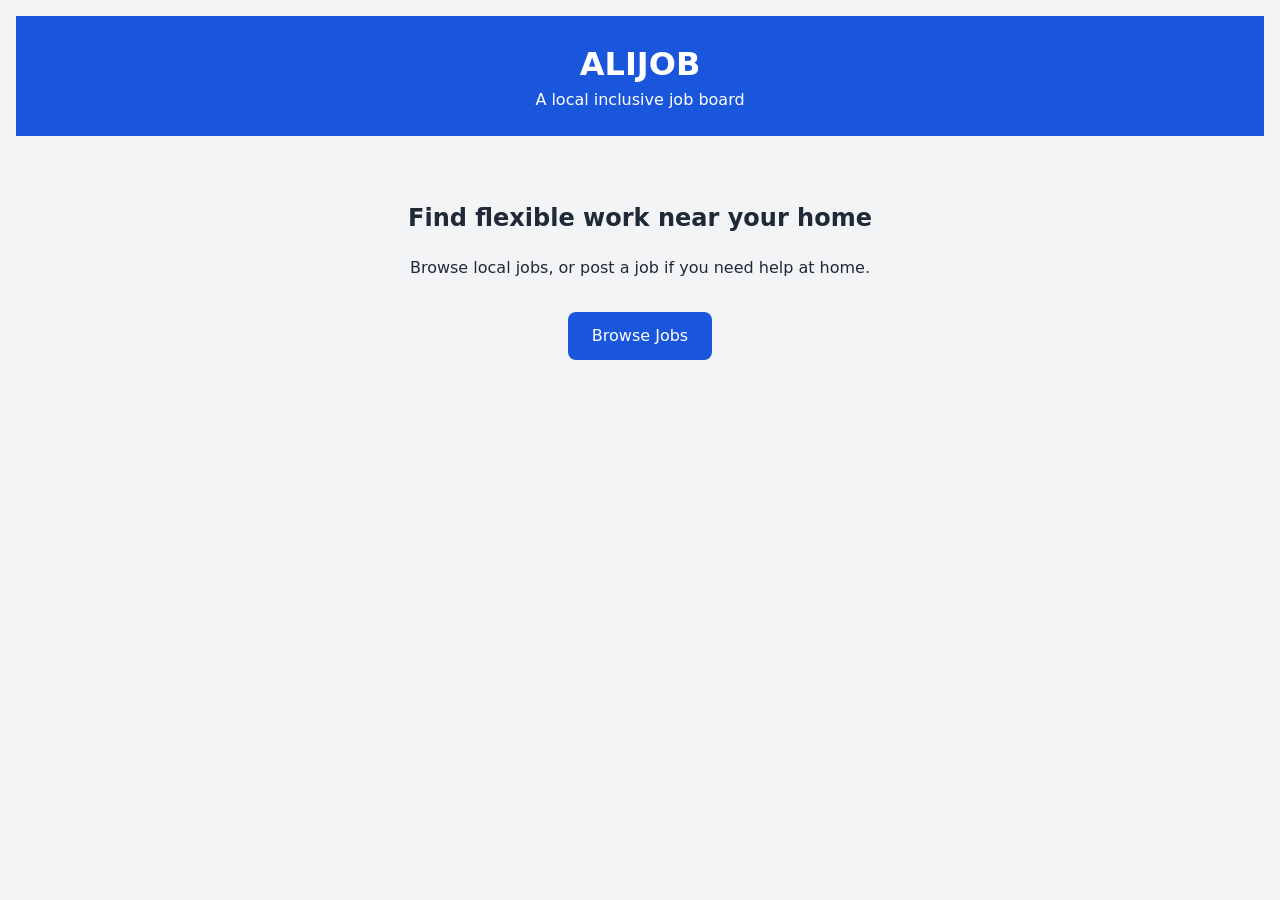
<file: index.html>
<!doctype html>
<html lang="en">
  <head>
    <meta charset="UTF-8" />
    <meta name="viewport" content="width=device-width, initial-scale=1.0" />
    <title>ALIJOB - Local Inclusive Job Board</title>
    <link rel="stylesheet" href="styles.css" />
  </head>
  <body>
    <header>
      <h1>ALIJOB</h1>
      <p>A local inclusive job board</p>
    </header>

    <main class="landing">
      <h2>Find flexible work near your home</h2>
      <p>
        Browse local jobs, or post a job if you need help at home.
      </p>
      <a class="cta-button" href="app.html">Browse Jobs</a>
    </main>
  </body>
</html>
</file>
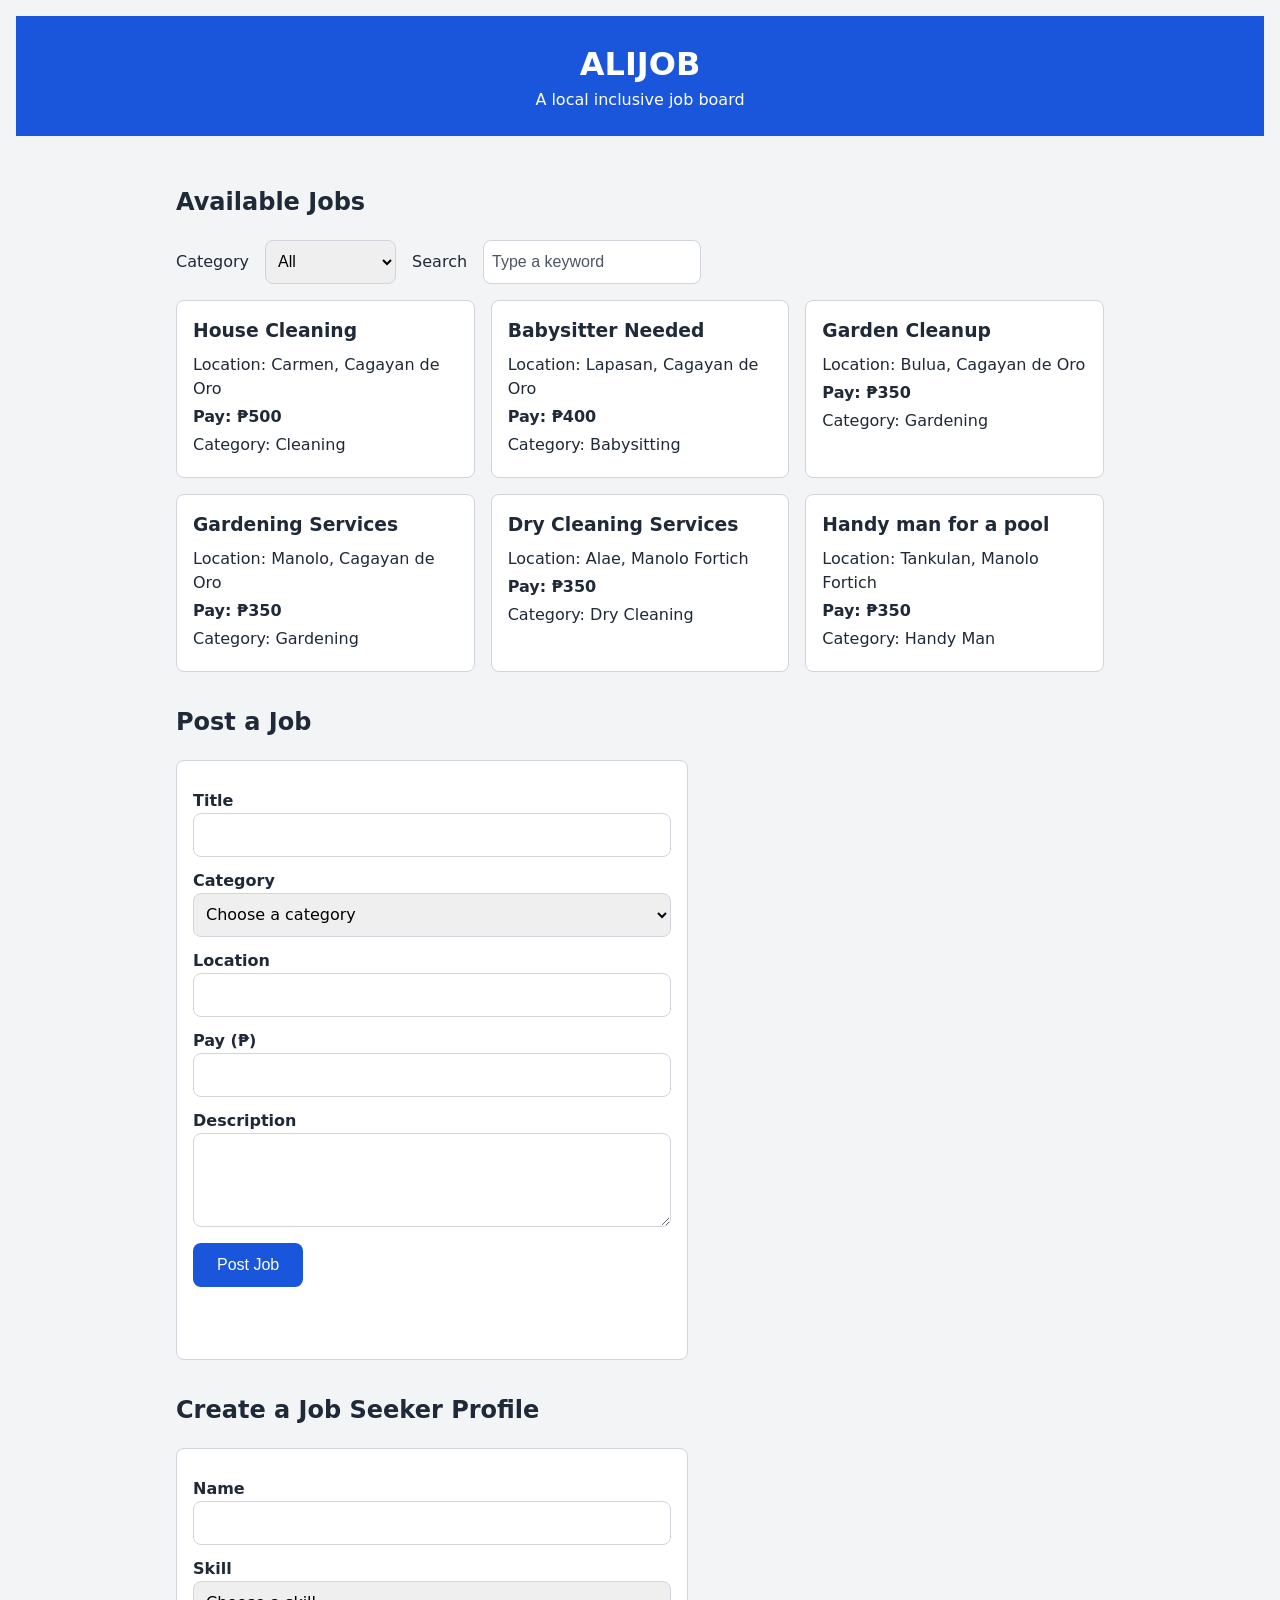
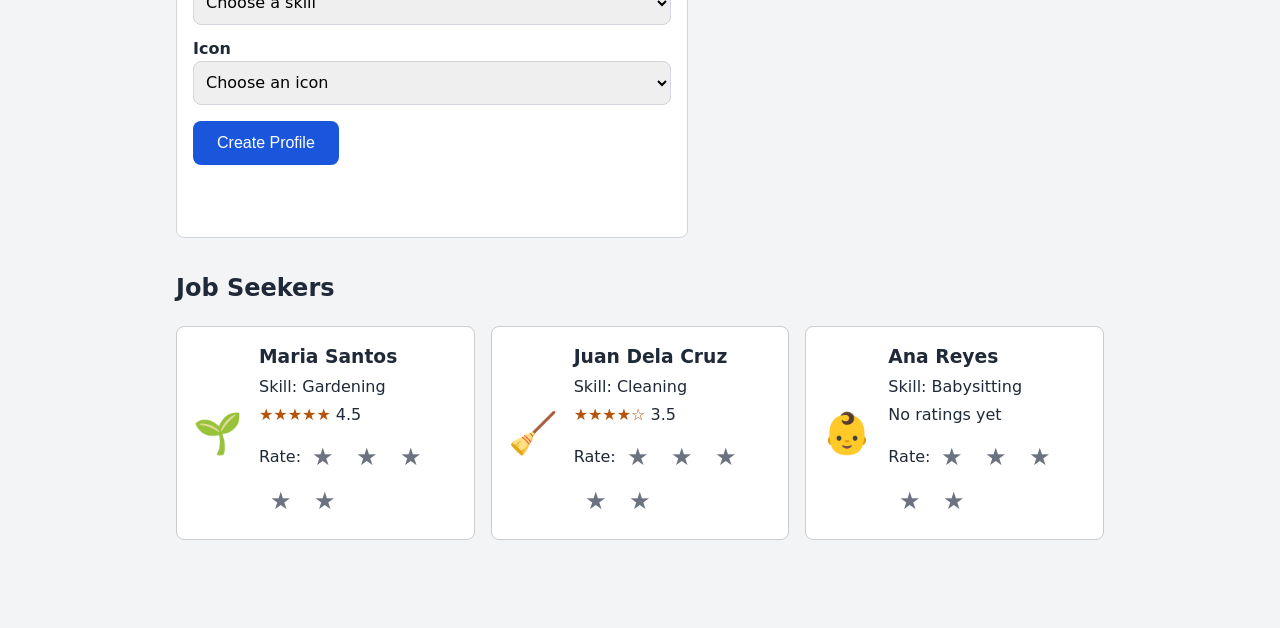
<file: app.html>
<!doctype html>
<html lang="en">
  <head>
    <meta charset="UTF-8" />
    <meta name="viewport" content="width=device-width, initial-scale=1.0" />
    <title>ALIJOB - Local Inclusive Job Board</title>
    <link rel="stylesheet" href="styles.css" />
  </head>
  <body>
    <a class="skip-link" href="#main-content">Skip to main content</a>
    <header>
      <h1>ALIJOB</h1>
      <p>A local inclusive job board</p>
    </header>

    <main id="main-content">
      <h2>Available Jobs</h2>
      <div class="controls">
        <label for="category-filter">Category</label>
        <select id="category-filter">
          <option value="all">All</option>
          <option value="Cleaning">Cleaning</option>
          <option value="Babysitting">Babysitting</option>
          <option value="Gardening">Gardening</option>
          <option value="Dry Cleaning">Dry Cleaning</option>
          <option value="Handy Man">Handy Man</option>
        </select>

        <label for="search-input">Search</label>
        <input type="text" id="search-input" placeholder="Type a keyword" />
      </div>
      <section class="job-grid"></section>
      <section class="post-job" aria-labelledby="post-heading">
  <h2 id="post-heading">Post a Job</h2>

  <form id="post-form" novalidate>
    <label for="post-title">Title</la2bel>
    <input type="text" id="post-title" />

    <label for="post-category">Category</label>
    <select id="post-category">
      <option value="">Choose a category</option>
      <option value="Cleaning">Cleaning</option>
      <option value="Babysitting">Babysitting</option>
      <option value="Gardening">Gardening</option>
      <option value="Dry Cleaning">Dry Cleaning</option>
      <option value="Handy Man">Handy Man</option>
    </select>

    <label for="post-location">Location</label>
    <input type="text" id="post-location" />

    <label for="post-pay">Pay (₱)</label>
    <input type="number" id="post-pay" min="150" />

    <label for="post-description">Description</label>
    <textarea id="post-description" rows="4"></textarea>

    <button type="submit">Post Job</button>
    <p id="post-message" aria-live="polite"></p>
  </form>
</section>

<section class="signup" id="signup" aria-labelledby="signup-heading">
  <h2 id="signup-heading">Create a Job Seeker Profile</h2>

  <form id="signup-form" novalidate>
    <label for="signup-name">Name</label>
    <input type="text" id="signup-name" maxlength="40" />

    <label for="signup-skill">Skill</label>
    <select id="signup-skill">
      <option value="">Choose a skill</option>
      <option value="Cleaning">Cleaning</option>
      <option value="Babysitting">Babysitting</option>
      <option value="Gardening">Gardening</option>
      <option value="Dry Cleaning">Dry Cleaning</option>
      <option value="Handy Man">Handy Man</option>
    </select>

    <label for="signup-icon">Icon</label>
    <select id="signup-icon">
      <option value="">Choose an icon</option>
      <option value="🧹">🧹 Broom</option>
      <option value="👶">👶 Baby</option>
      <option value="🌱">🌱 Plant</option>
      <option value="🧺">🧺 Basket</option>
      <option value="🛠️">🛠️ Tools</option>
    </select>

    <button type="submit">Create Profile</button>
    <p id="signup-message" aria-live="polite"></p>
  </form>
</section>
<section class="seekers" aria-labelledby="seekers-heading">
  <h2 id="seekers-heading">Job Seekers</h2>
  <div class="seeker-list"></div>
</section>
<p id="rating-message" aria-live="polite"></p>
    </main>
    <dialog id="job-popup" aria-labelledby="popup-title">
      <h2 id="popup-title"></h2>
      <p id="popup-description"></p>
      <p id="popup-location"></p>
      <p id="popup-pay"></p>
      <h2 id="popup-title"></h2>
      <p id="popup-category"></p>

      <button type="button" id="popup-close">Close</button>
      <button type="button" id="popup-takedown" hidden>Take down</button>
    </dialog>

    <script src="script.js"></script>
  </body>
</html>
</file>
<file: styles.css>
* {
  box-sizing: border-box;
}

body {
  font-family: Arial, sans-serif;
  margin:0;
  padding: 1rem;
}

.job-grid {
  display: grid;
  grid-template-columns: 1fr;
  gap: 1rem;
}

.job-card {
  border: 1px solid #cccccc;
  border-radius: 8px;
  padding: 1rem;
}

@media (min-width: 600px) {
  .job-grid {
    grid-template-columns: 1fr 1fr; 
  }
}

@media (min-width: 900px) {
  .job-grid {
    grid-template-columns: 1fr 1fr 1fr;
  }
}

.job-card {
  cursor: pointer;
}

.job-card:focus-visible {
  outline: 3px solid #1a56db;
  outline-offset: 2px;
}

.landing {
  text-align: center;
  padding: 2rem 1rem;
}

.cta-button {
  display: inline-block;
  margin-top: 1rem;
  padding: 0.75rem 1.5rem;
  background: #1a56db;
  color: #ffffff;
  text-decoration: none;
  border-radius: 0.5rem;
}

.cta-button:focus-visible {
  outline: 3px solid #1a56db;
  outline-offset: 2px;
}
.seeker-card {
  display: flex;
  align-items: center;
  gap: 1rem;
  border: 1px solid #cccccc;
  border-radius: 0.5rem;
  padding: 1rem;
  margin-bottom: 1rem;
}

.seeker-icon {
  font-size: 2.5rem;
}

.seeker-name {
  margin: 0;
}

.seeker-skill,
.seeker-rating {
  margin: 0.25rem 0 0;
}

.stars {
  color: #b45309;
}

.rate-row {
  margin: 0.5rem 0 0;
}

.rate-star {
  min-width: 2.75rem;
  min-height: 2.75rem;
  font-size: 1.5rem;
  background: none;
  border: none;
  color: #6b7280;
  cursor: pointer;
}

.rate-star:hover {
  color: #b45309;
}

.rate-star:focus-visible {
  outline: 3px solid #1a56db;
  outline-offset: 2px;
}

:root {
  --text: #1f2937;
  --brand: #1a56db;
  --border: #d1d5db;
  --surface: #ffffff;
  --page: #f3f4f6;
}

*,
*::before,
*::after {
  box-sizing: border-box;
}

[hidden] {
  display: none !important;
}

body {
  margin: 0;
  font-family: system-ui, -apple-system, "Segoe UI", Roboto, sans-serif;
  line-height: 1.5;
  color: var(--text);
  background: var(--page);
}

header {
  background: var(--brand);
  color: #ffffff;
  padding: 1.5rem 1rem;
  text-align: center;
}

header h1,
header p {
  margin: 0;
}

main {
  max-width: 60rem;
  margin: 0 auto;
  padding: 1rem;
}

main h2 {
  margin-top: 2rem;
}

.controls {
  display: flex;
  flex-wrap: wrap;
  align-items: center;
  gap: 0.5rem 1rem;
  margin-bottom: 1rem;
}

.controls select,
.controls input {
  min-height: 2.75rem;
  padding: 0.5rem;
  font-size: 1rem;
  border: 1px solid var(--border);
  border-radius: 0.5rem;
}

.job-grid {
  display: grid;
  grid-template-columns: repeat(auto-fill, minmax(16rem, 1fr));
  gap: 1rem;
}

.job-card {
  background: var(--surface);
  border: 1px solid var(--border);
  border-radius: 0.5rem;
  padding: 1rem;
}

.job-card:hover {
  border-color: var(--brand);
}

.job-card p {
  margin: 0.25rem 0;
}

.job-title {
  margin: 0 0 0.5rem;
}

.job-pay {
  font-weight: 700;
}

.no-results {
  grid-column: 1 / -1;
}

#post-form {
  max-width: 32rem;
  background: var(--surface);
  border: 1px solid var(--border);
  border-radius: 0.5rem;
  padding: 1rem;
}

#post-form label {
  display: block;
  margin-top: 0.75rem;
  font-weight: 600;
}

#post-form input,
#post-form select,
#post-form textarea {
  display: block;
  width: 100%;
  min-height: 2.75rem;
  padding: 0.5rem;
  font-size: 1rem;
  font-family: inherit;
  border: 1px solid var(--border);
  border-radius: 0.5rem;
}

#post-form textarea {
  resize: vertical;
}

#post-form button {
  margin-top: 1rem;
  min-height: 2.75rem;
  padding: 0.5rem 1.5rem;
  font-size: 1rem;
  color: #ffffff;
  background: var(--brand);
  border: none;
  border-radius: 0.5rem;
  cursor: pointer;
}

#post-message {
  min-height: 1.5rem;
  font-weight: 600;
}

input:focus-visible,
select:focus-visible,
textarea:focus-visible,
button:focus-visible {
  outline: 3px solid var(--brand);
  outline-offset: 2px;
}

:root {
  --danger: #b91c1c;
}

dialog {
  width: min(32rem, 92vw);
  max-height: 90vh;
  overflow-y: auto;
  padding: 1.5rem;
  color: var(--text);
  background: var(--surface);
  border: 1px solid var(--border);
  border-radius: 0.75rem;
}

dialog::backdrop {
  background: rgba(0, 0, 0, 0.5);
}

dialog h2 {
  margin: 0 0 0.5rem;
}

dialog p {
  margin: 0.5rem 0;
}

#popup-pay {
  font-weight: 700;
}

#popup-close,
#popup-takedown {
  min-height: 2.75rem;
  margin-top: 1rem;
  margin-right: 0.5rem;
  padding: 0.5rem 1.25rem;
  font-size: 1rem;
  border-radius: 0.5rem;
  cursor: pointer;
}

#popup-close {
  color: var(--text);
  background: var(--surface);
  border: 1px solid var(--border);
}

#popup-takedown {
  color: #ffffff;
  background: var(--danger);
  border: 1px solid var(--danger);
}

.seeker-list {
  display: grid;
  grid-template-columns: repeat(auto-fill, minmax(18rem, 1fr));
  gap: 1rem;
}

.seeker-card {
  margin-bottom: 0;
  background: var(--surface);
}

.seeker-info {
  min-width: 0;
}

.rate-row {
  display: flex;
  flex-wrap: wrap;
  align-items: center;
}

#rating-message {
  min-height: 1.5rem;
  font-weight: 600;
}

.job-card,
.seeker-card {
  transition: border-color 0.2s;
}

@media (prefers-reduced-motion: reduce) {
  .job-card,
  .seeker-card {
    transition: none;
  }
}

html,
body {
  max-width: 100%;
}

.job-grid {
  grid-template-columns: repeat(auto-fill, minmax(min(16rem, 100%), 1fr));
}

.seeker-list {
  grid-template-columns: repeat(auto-fill, minmax(min(18rem, 100%), 1fr));
}

.job-card,
.seeker-card,
dialog {
  overflow-wrap: anywhere;
}

.controls select,
.controls input {
  max-width: 100%;
}

img,
svg {
  max-width: 100%;
  height: auto;
}

::placeholder {
  color: #4b5563;
  opacity: 1;
}

.skip-link {
  position: absolute;
  left: 0.5rem;
  top: -4rem;
  padding: 0.5rem 1rem;
  color: #ffffff;
  background: var(--brand);
  border-radius: 0.5rem;
}

.skip-link:focus {
  top: 0.5rem;
}

#signup-form {
  max-width: 32rem;
  background: var(--surface);
  border: 1px solid var(--border);
  border-radius: 0.5rem;
  padding: 1rem;
}

#signup-form label {
  display: block;
  margin-top: 0.75rem;
  font-weight: 600;
}

#signup-form input,
#signup-form select {
  display: block;
  width: 100%;
  min-height: 2.75rem;
  padding: 0.5rem;
  font-size: 1rem;
  font-family: inherit;
  border: 1px solid var(--border);
  border-radius: 0.5rem;
}

#signup-form button {
  margin-top: 1rem;
  min-height: 2.75rem;
  padding: 0.5rem 1.5rem;
  font-size: 1rem;
  color: #ffffff;
  background: var(--brand);
  border: none;
  border-radius: 0.5rem;
  cursor: pointer;
}

#signup-message {
  min-height: 1.5rem;
  font-weight: 600;
}
</file>
